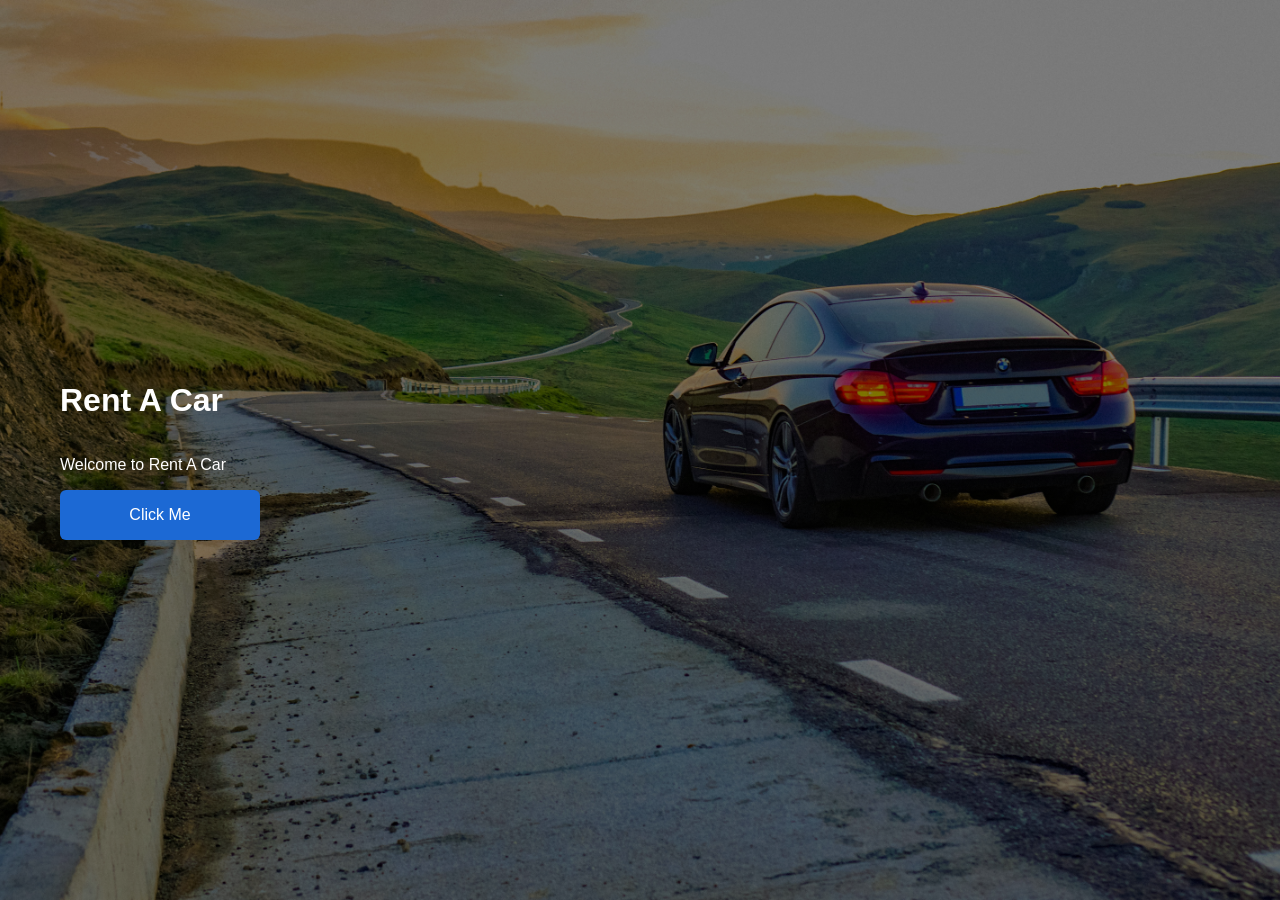
<file: index.html>
<!DOCTYPE html>
<html lang="en">
<head>
    <meta charset="UTF-8">
    <meta name="viewport" content="width=device-width, initial-scale=1.0">
    <link rel="stylesheet" href="style.css">
    <title>Rent A Car</title>
</head>
<body>
    <div id="container">
        <h1>Rent A Car</h1>
        <p>Welcome to Rent A Car</p>
        
        <a href="cars.html" class="appointment-btn">Click Me</a>
    </div>
</body>
</html>
</file>
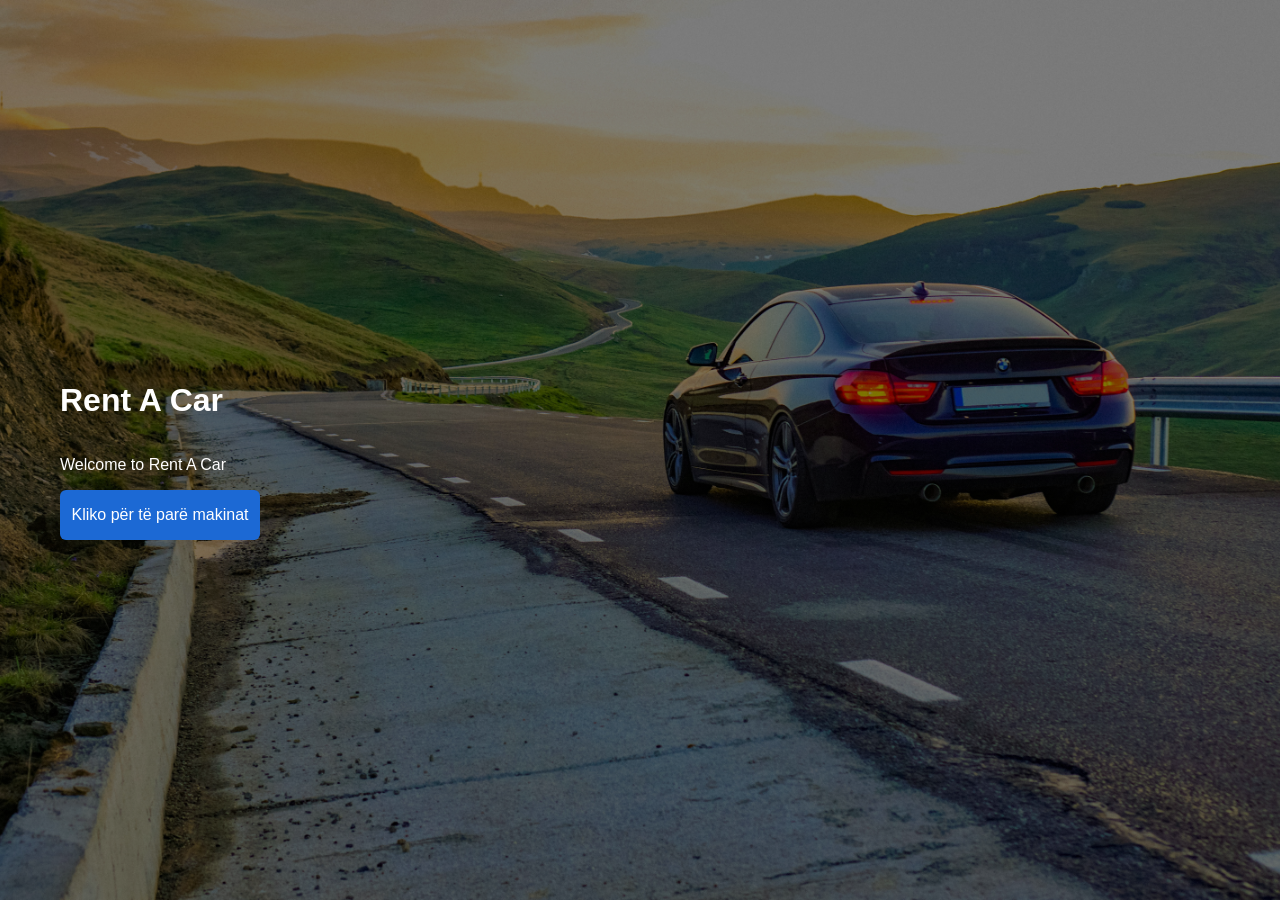
<file: Site/index.html>
<!DOCTYPE html>
<html lang="sq">
<head>
    <meta charset="UTF-8">
    <meta name="viewport" content="width=device-width, initial-scale=1.0">
    <link rel="stylesheet" href="../style.css">
    <title>Rent A Car</title>
</head>
<body>
    <div id="container">
        <h1>Rent A Car</h1>
        <p>Welcome to Rent A Car</p>
        
        <a href="cars.html" class="appointment-btn">Kliko për të parë makinat</a>
    </div>
</body>
</html>
</file>
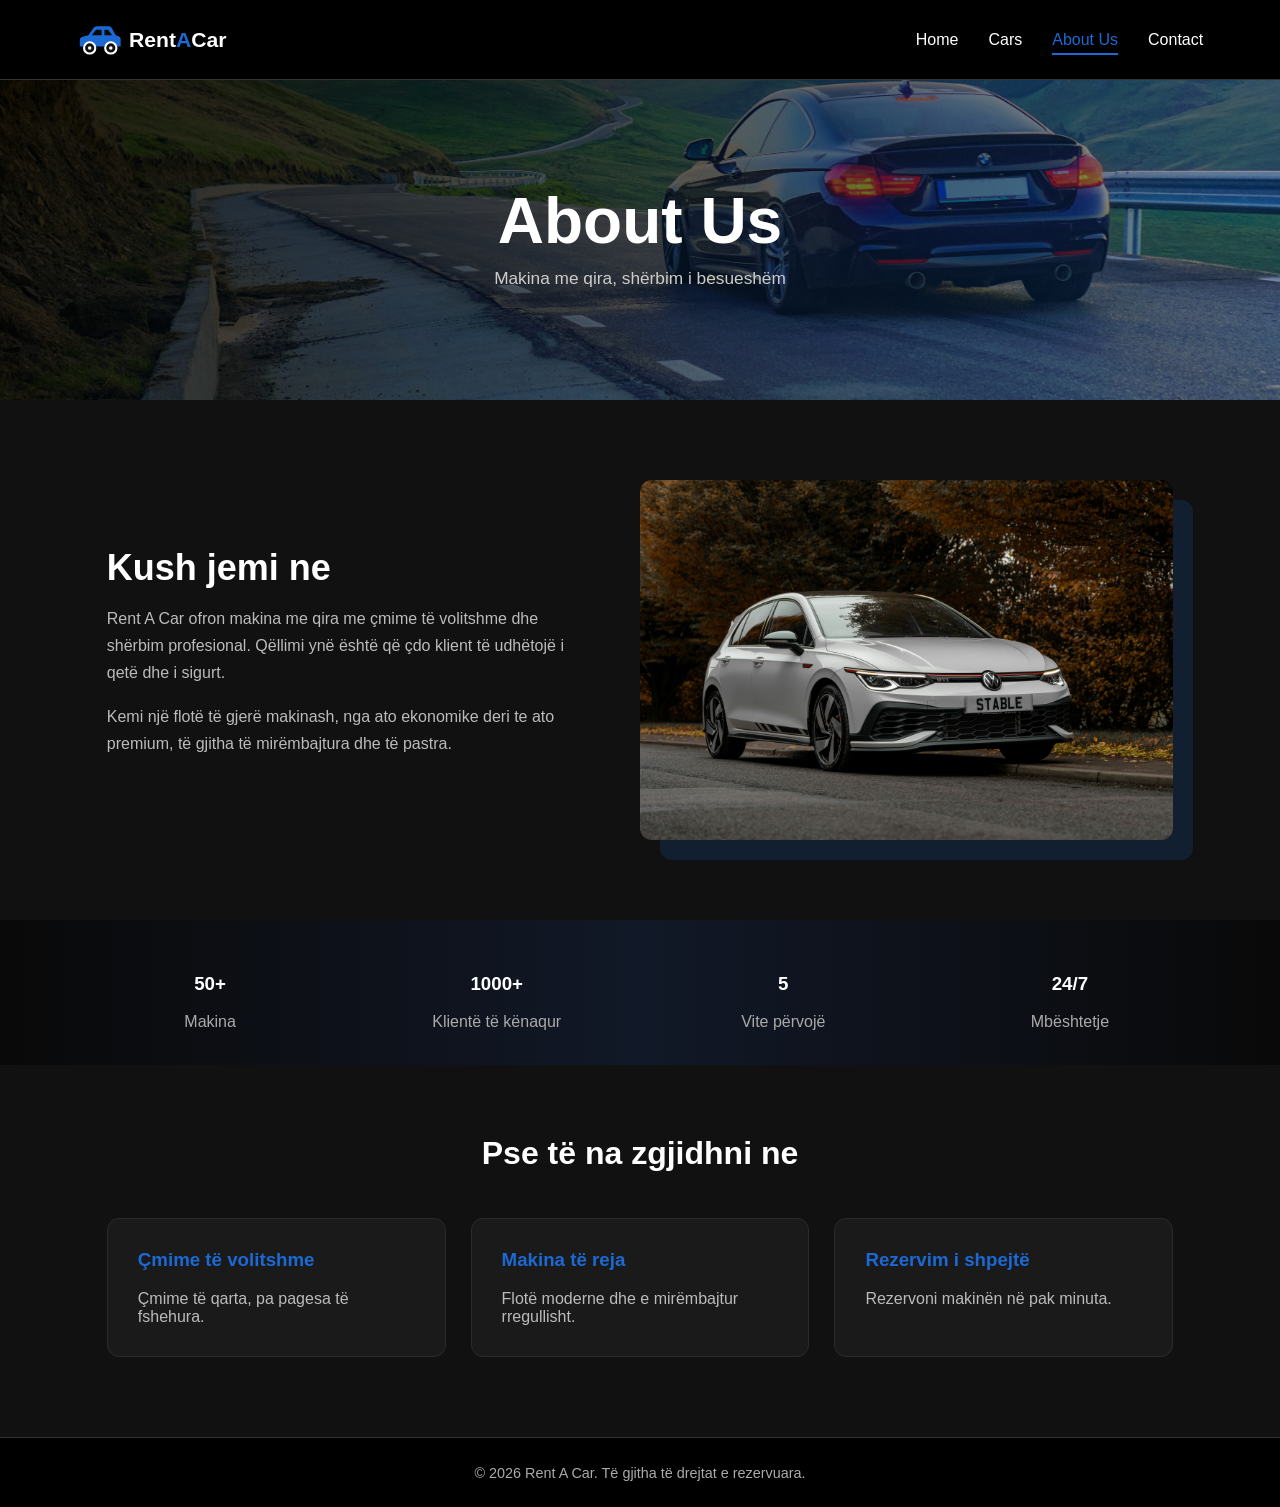
<file: about.html>
<!DOCTYPE html>
<html lang="en">
<head>
    <meta charset="UTF-8">
    <meta name="viewport" content="width=device-width, initial-scale=1.0">
    <link rel="stylesheet" href="style.css">
    <title>Rent A Car - About Us</title>
</head>
<body class="page">

    <div class="topbar">
        <a href="index.html"><img src="logo.svg" alt="Rent A Car" class="logo-img"></a>
        <ul>
            <li><a href="index.html">Home</a></li>
            <li><a href="cars.html">Cars</a></li>
            <li><a href="about.html" class="active">About Us</a></li>
            <li><a href="contact.html">Contact</a></li>
        </ul>
    </div>

    <div class="page-content">

        <div class="banner">
            <div class="banner-text">
                <h1>About Us</h1>
                <p>Makina me qira, shërbim i besueshëm</p>
            </div>
        </div>

        <div class="about-section">
            <div class="about-text">
                <h2>Kush jemi ne</h2>
                <p>Rent A Car ofron makina me qira me çmime të volitshme dhe shërbim profesional. Qëllimi ynë është që çdo klient të udhëtojë i qetë dhe i sigurt.</p>
                <p>Kemi një flotë të gjerë makinash, nga ato ekonomike deri te ato premium, të gjitha të mirëmbajtura dhe të pastra.</p>
            </div>
            <img src="cars/golf.jpg" alt="Rent A Car" class="about-img">
        </div>

        <div class="stats">
            <div class="stat">
                <h3>50+</h3>
                <p>Makina</p>
            </div>
            <div class="stat">
                <h3>1000+</h3>
                <p>Klientë të kënaqur</p>
            </div>
            <div class="stat">
                <h3>5</h3>
                <p>Vite përvojë</p>
            </div>
            <div class="stat">
                <h3>24/7</h3>
                <p>Mbështetje</p>
            </div>
        </div>

        <div class="section-title">
            <h2>Pse të na zgjidhni ne</h2>
        </div>
        <div class="features">
            <div class="feature">
                <h3>Çmime të volitshme</h3>
                <p>Çmime të qarta, pa pagesa të fshehura.</p>
            </div>
            <div class="feature">
                <h3>Makina të reja</h3>
                <p>Flotë moderne dhe e mirëmbajtur rregullisht.</p>
            </div>
            <div class="feature">
                <h3>Rezervim i shpejtë</h3>
                <p>Rezervoni makinën në pak minuta.</p>
            </div>
        </div>

    </div>

    <div class="bottombar">
        <p>© 2026 Rent A Car. Të gjitha të drejtat e rezervuara.</p>
    </div>

</body>
</html>
</file>
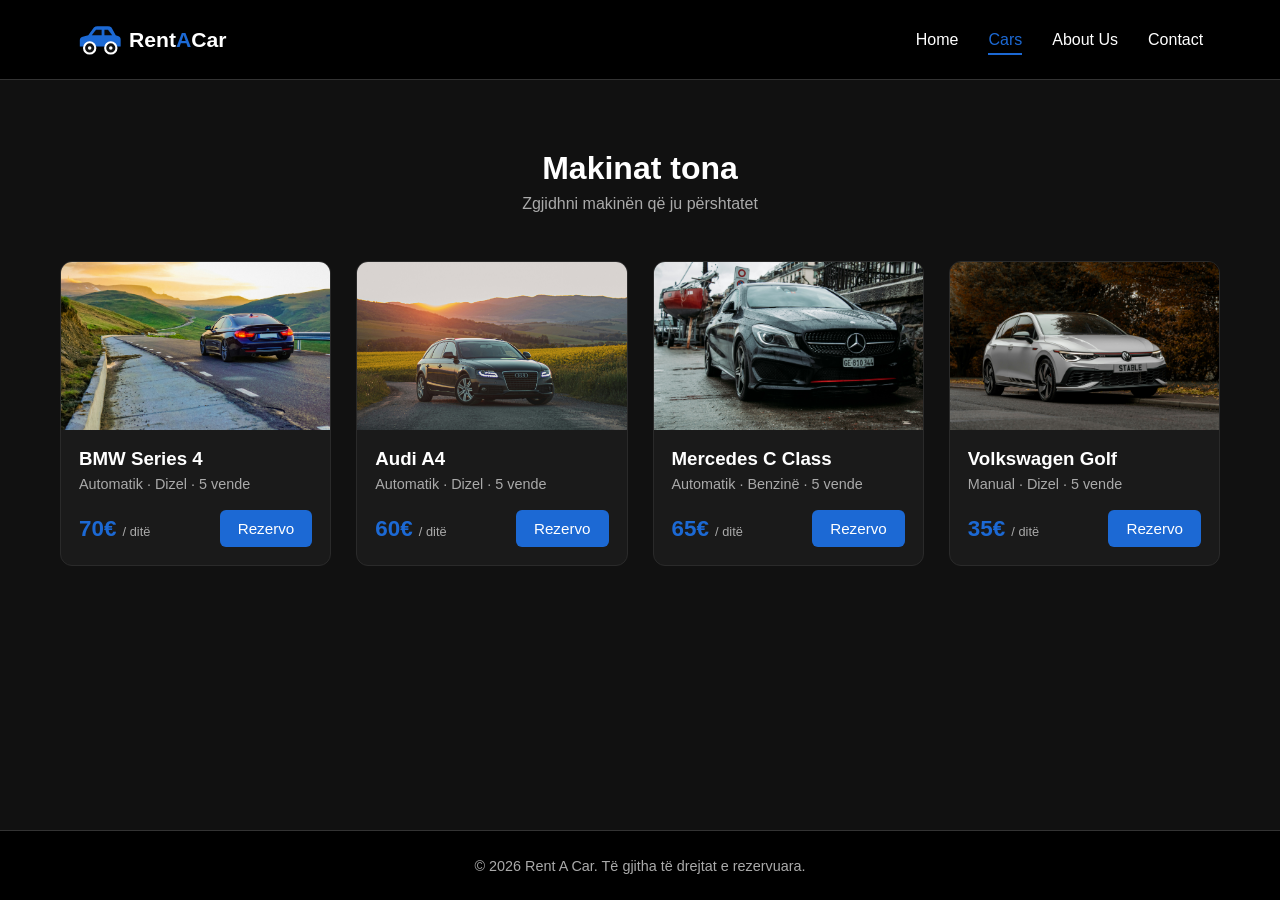
<file: cars.html>
<!DOCTYPE html>
<html lang="en">
<head>
    <meta charset="UTF-8">
    <meta name="viewport" content="width=device-width, initial-scale=1.0">
    <link rel="stylesheet" href="style.css">
    <title>Rent A Car - Cars</title>
</head>
<body class="page">

    <div class="topbar">
        <a href="index.html"><img src="logo.svg" alt="Rent A Car" class="logo-img"></a>
        <ul>
            <li><a href="index.html">Home</a></li>
            <li><a href="cars.html" class="active">Cars</a></li>
            <li><a href="about.html">About Us</a></li>
            <li><a href="contact.html">Contact</a></li>
        </ul>
    </div>

    <div class="page-content">
        <div class="section-title">
            <h2>Makinat tona</h2>
            <p>Zgjidhni makinën që ju përshtatet</p>
        </div>

        <div class="cars-grid">

            <div class="car-card">
                <img src="cars/bmw.jpg" alt="BMW Series 4">
                <div class="car-body">
                    <h3>BMW Series 4</h3>
                    <p class="car-specs">Automatik · Dizel · 5 vende</p>
                    <div class="car-bottom">
                        <span class="price">70€ <small>/ ditë</small></span>
                        <a href="contact.html" class="car-btn">Rezervo</a>
                    </div>
                </div>
            </div>

            <div class="car-card">
                <img src="cars/audi.jpg" alt="Audi A4">
                <div class="car-body">
                    <h3>Audi A4</h3>
                    <p class="car-specs">Automatik · Dizel · 5 vende</p>
                    <div class="car-bottom">
                        <span class="price">60€ <small>/ ditë</small></span>
                        <a href="contact.html" class="car-btn">Rezervo</a>
                    </div>
                </div>
            </div>

            <div class="car-card">
                <img src="cars/mercedes.jpg" alt="Mercedes C Class">
                <div class="car-body">
                    <h3>Mercedes C Class</h3>
                    <p class="car-specs">Automatik · Benzinë · 5 vende</p>
                    <div class="car-bottom">
                        <span class="price">65€ <small>/ ditë</small></span>
                        <a href="contact.html" class="car-btn">Rezervo</a>
                    </div>
                </div>
            </div>

            <div class="car-card">
                <img src="cars/golf.jpg" alt="Volkswagen Golf">
                <div class="car-body">
                    <h3>Volkswagen Golf</h3>
                    <p class="car-specs">Manual · Dizel · 5 vende</p>
                    <div class="car-bottom">
                        <span class="price">35€ <small>/ ditë</small></span>
                        <a href="contact.html" class="car-btn">Rezervo</a>
                    </div>
                </div>
            </div>

        </div>
    </div>

    <div class="bottombar">
        <p>© 2026 Rent A Car. Të gjitha të drejtat e rezervuara.</p>
    </div>

</body>
</html>
</file>
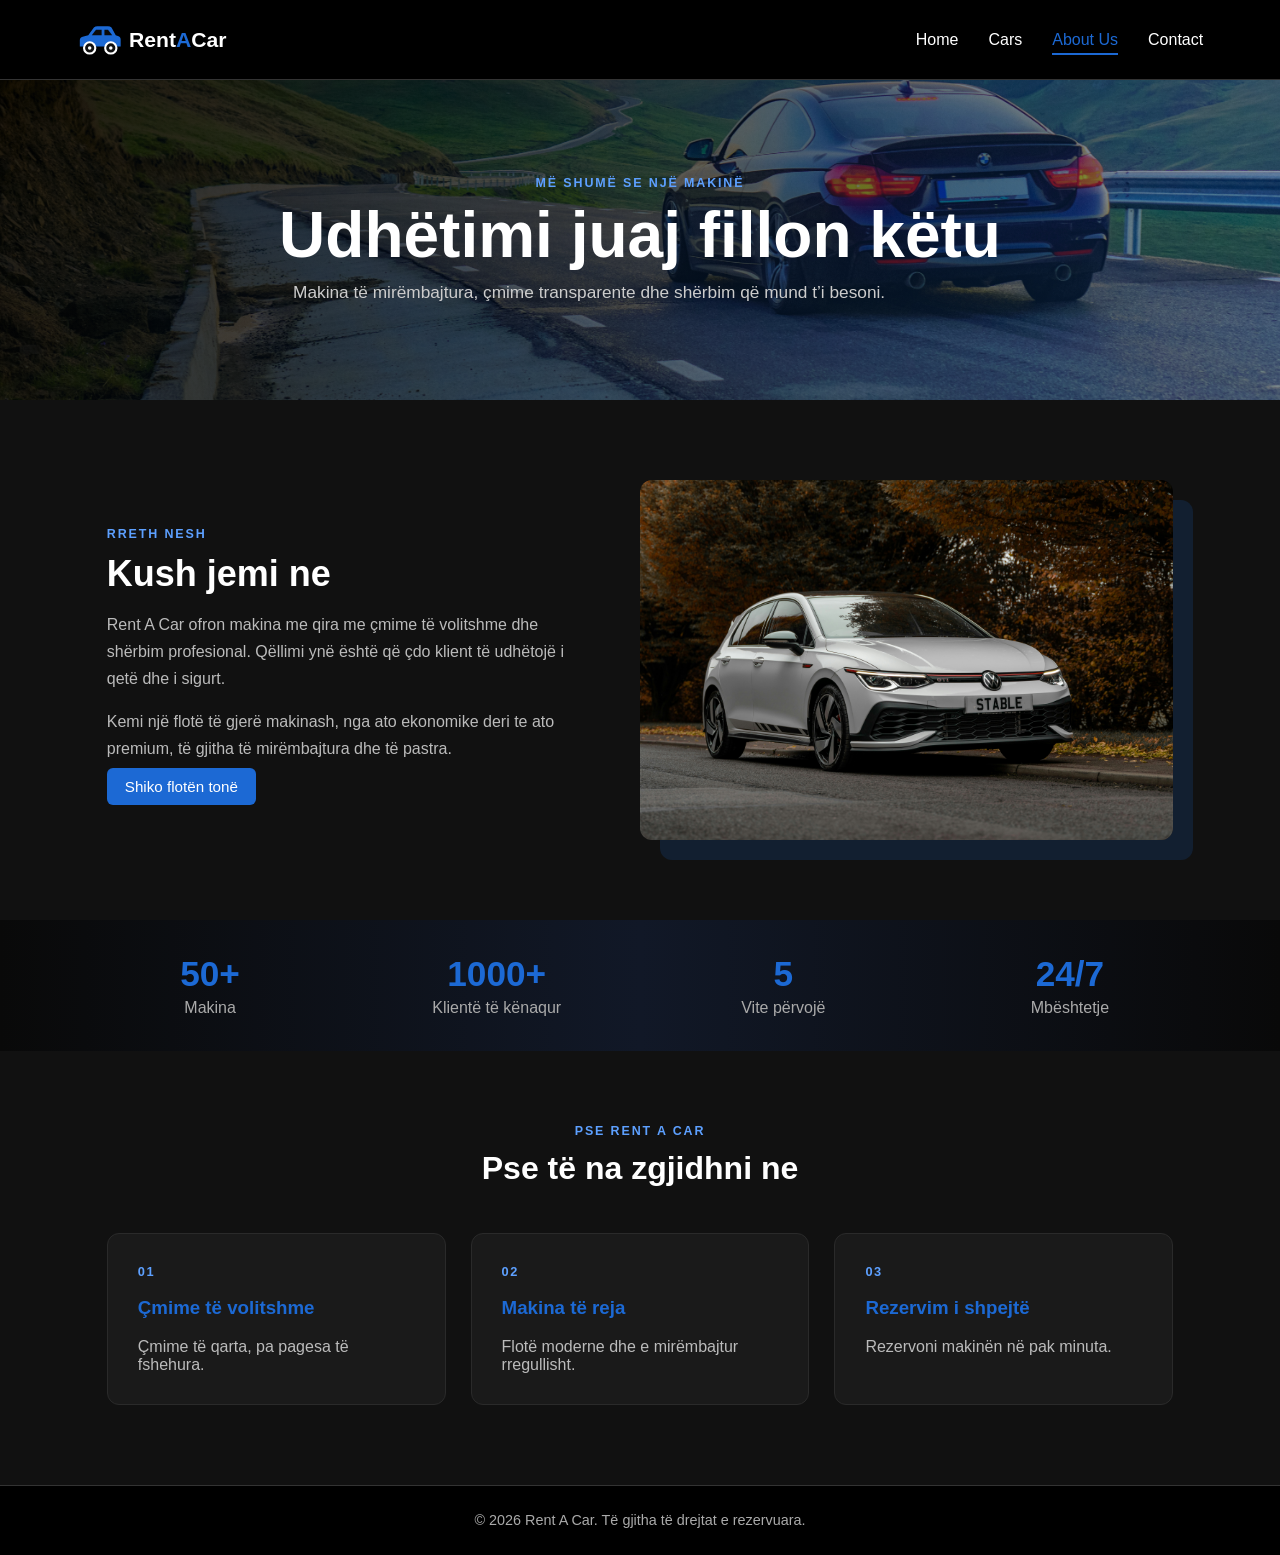
<file: Site/about.html>
<!DOCTYPE html>
<html lang="sq">
<head>
    <meta charset="UTF-8">
    <meta name="viewport" content="width=device-width, initial-scale=1.0">
    <link rel="stylesheet" href="../style.css">
    <title>Rent A Car - About Us</title>
</head>
<body class="page">

    <div class="topbar">
        <a href="index.html"><img src="../logo.svg" alt="Rent A Car" class="logo-img"></a>
        <ul>
            <li><a href="index.html">Home</a></li>
            <li><a href="cars.html">Cars</a></li>
            <li><a href="about.html" class="active">About Us</a></li>
            <li><a href="contact.html">Contact</a></li>
        </ul>
    </div>

    <div class="page-content">

        <div class="banner">
            <div class="banner-text">
                <span class="eyebrow">Më shumë se një makinë</span>
                <h1>Udhëtimi juaj fillon këtu</h1>
                <p>Makina të mirëmbajtura, çmime transparente dhe shërbim që mund t’i besoni.</p>
            </div>
        </div>

        <div class="about-section">
            <div class="about-text">
                <span class="eyebrow">Rreth nesh</span>
                <h2>Kush jemi ne</h2>
                <p>Rent A Car ofron makina me qira me çmime të volitshme dhe shërbim profesional. Qëllimi ynë është që çdo klient të udhëtojë i qetë dhe i sigurt.</p>
                <p>Kemi një flotë të gjerë makinash, nga ato ekonomike deri te ato premium, të gjitha të mirëmbajtura dhe të pastra.</p>
                <a href="cars.html" class="car-btn">Shiko flotën tonë</a>
            </div>
            <img src="../cars/golf.jpg" alt="Rent A Car" class="about-img">
        </div>

        <div class="stats">
            <div class="stat">
                <strong>50+</strong>
                <p>Makina</p>
            </div>
            <div class="stat">
                <strong>1000+</strong>
                <p>Klientë të kënaqur</p>
            </div>
            <div class="stat">
                <strong>5</strong>
                <p>Vite përvojë</p>
            </div>
            <div class="stat">
                <strong>24/7</strong>
                <p>Mbështetje</p>
            </div>
        </div>

        <div class="section-title">
            <span class="eyebrow">Pse Rent A Car</span>
            <h2>Pse të na zgjidhni ne</h2>
        </div>
        <div class="features">
            <div class="feature">
                <span class="feature-number">01</span>
                <h3>Çmime të volitshme</h3>
                <p>Çmime të qarta, pa pagesa të fshehura.</p>
            </div>
            <div class="feature">
                <span class="feature-number">02</span>
                <h3>Makina të reja</h3>
                <p>Flotë moderne dhe e mirëmbajtur rregullisht.</p>
            </div>
            <div class="feature">
                <span class="feature-number">03</span>
                <h3>Rezervim i shpejtë</h3>
                <p>Rezervoni makinën në pak minuta.</p>
            </div>
        </div>

    </div>

    <div class="bottombar">
        <p>© 2026 Rent A Car. Të gjitha të drejtat e rezervuara.</p>
    </div>

</body>
</html>
</file>
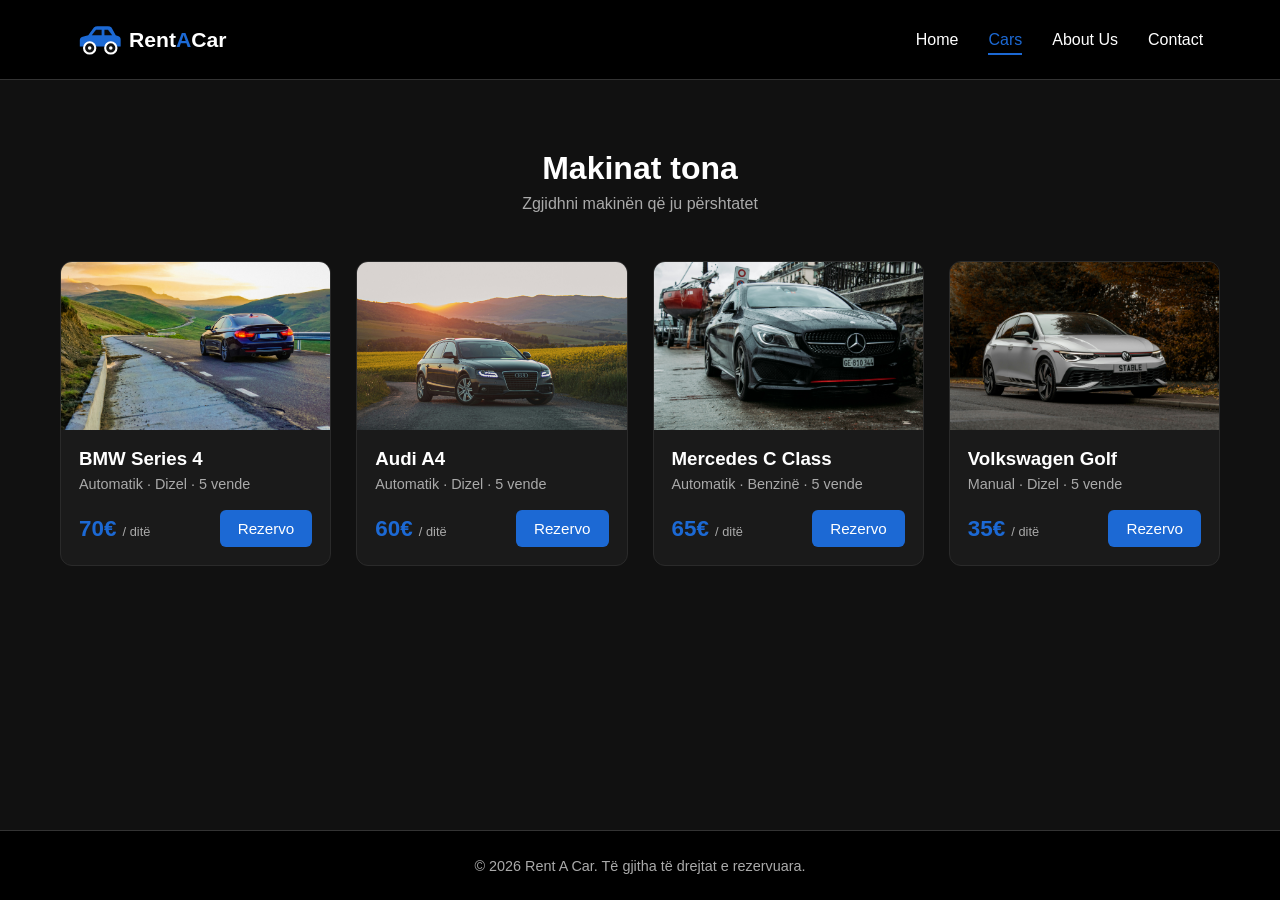
<file: Site/cars.html>
<!DOCTYPE html>
<html lang="sq">
<head>
    <meta charset="UTF-8">
    <meta name="viewport" content="width=device-width, initial-scale=1.0">
    <link rel="stylesheet" href="../style.css">
    <title>Rent A Car - Cars</title>
</head>
<body class="page">

    <div class="topbar">
        <a href="index.html"><img src="../logo.svg" alt="Rent A Car" class="logo-img"></a>
        <ul>
            <li><a href="index.html">Home</a></li>
            <li><a href="cars.html" class="active">Cars</a></li>
            <li><a href="about.html">About Us</a></li>
            <li><a href="contact.html">Contact</a></li>
        </ul>
    </div>

    <div class="page-content">
        <div class="section-title">
            <h2>Makinat tona</h2>
            <p>Zgjidhni makinën që ju përshtatet</p>
        </div>

        <div class="cars-grid">

            <div class="car-card">
                <img src="../cars/bmw.jpg" alt="BMW Series 4">
                <div class="car-body">
                    <h3>BMW Series 4</h3>
                    <p class="car-specs">Automatik · Dizel · 5 vende</p>
                    <div class="car-bottom">
                        <span class="price">70€ <small>/ ditë</small></span>
                        <a href="contact.html" class="car-btn">Rezervo</a>
                    </div>
                </div>
            </div>

            <div class="car-card">
                <img src="../cars/audi.jpg" alt="Audi A4">
                <div class="car-body">
                    <h3>Audi A4</h3>
                    <p class="car-specs">Automatik · Dizel · 5 vende</p>
                    <div class="car-bottom">
                        <span class="price">60€ <small>/ ditë</small></span>
                        <a href="contact.html" class="car-btn">Rezervo</a>
                    </div>
                </div>
            </div>

            <div class="car-card">
                <img src="../cars/mercedes.jpg" alt="Mercedes C Class">
                <div class="car-body">
                    <h3>Mercedes C Class</h3>
                    <p class="car-specs">Automatik · Benzinë · 5 vende</p>
                    <div class="car-bottom">
                        <span class="price">65€ <small>/ ditë</small></span>
                        <a href="contact.html" class="car-btn">Rezervo</a>
                    </div>
                </div>
            </div>

            <div class="car-card">
                <img src="../cars/golf.jpg" alt="Volkswagen Golf">
                <div class="car-body">
                    <h3>Volkswagen Golf</h3>
                    <p class="car-specs">Manual · Dizel · 5 vende</p>
                    <div class="car-bottom">
                        <span class="price">35€ <small>/ ditë</small></span>
                        <a href="contact.html" class="car-btn">Rezervo</a>
                    </div>
                </div>
            </div>

        </div>
    </div>

    <div class="bottombar">
        <p>© 2026 Rent A Car. Të gjitha të drejtat e rezervuara.</p>
    </div> 



</body>
</html>
</file>
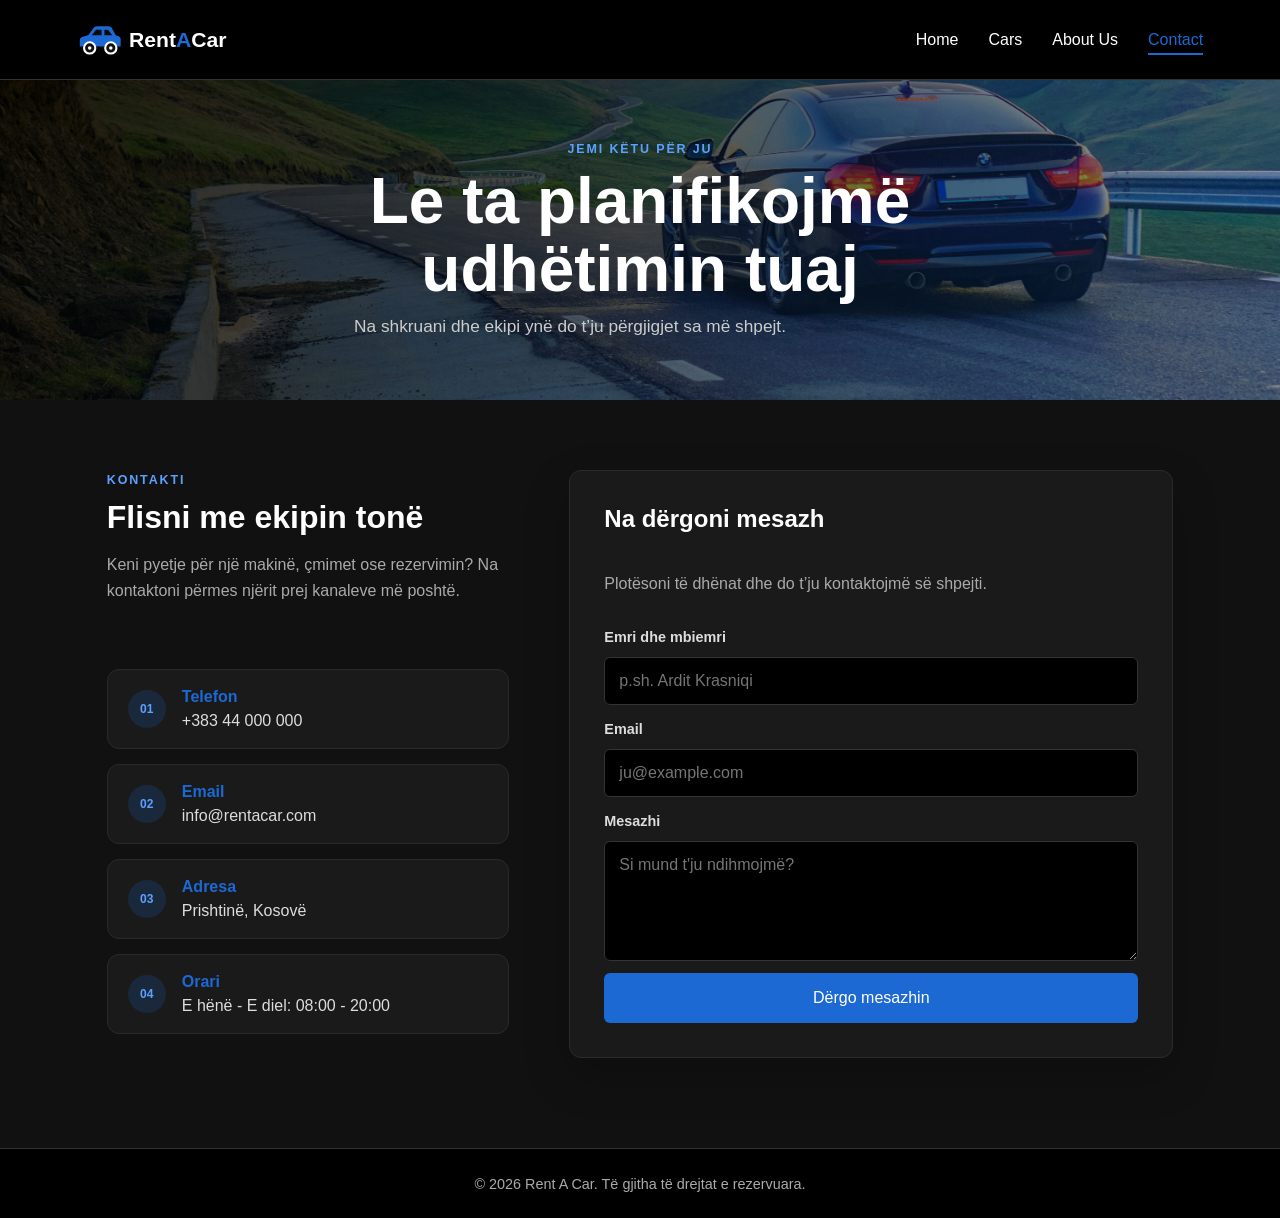
<file: Site/contact.html>
<!DOCTYPE html>
<html lang="sq">
<head>
    <meta charset="UTF-8">
    <meta name="viewport" content="width=device-width, initial-scale=1.0">
    <link rel="stylesheet" href="../style.css">
    <title>Rent A Car - Contact</title>
</head>
<body class="page">

    <div class="topbar">
        <a href="index.html"><img src="../logo.svg" alt="Rent A Car" class="logo-img"></a>
        <ul>
            <li><a href="index.html">Home</a></li>
            <li><a href="cars.html">Cars</a></li>
            <li><a href="about.html">About Us</a></li>
            <li><a href="contact.html" class="active">Contact</a></li>
        </ul>
    </div>

    <div class="page-content">

        <div class="banner">
            <div class="banner-text">
                <span class="eyebrow">Jemi këtu për ju</span>
                <h1>Le ta planifikojmë udhëtimin tuaj</h1>
                <p>Na shkruani dhe ekipi ynë do t’ju përgjigjet sa më shpejt.</p>
            </div>
        </div>

        <div class="contact-wrap">

            <div class="contact-intro">
                <span class="eyebrow">Kontakti</span>
                <h2>Flisni me ekipin tonë</h2>
                <p>Keni pyetje për një makinë, çmimet ose rezervimin? Na kontaktoni përmes njërit prej kanaleve më poshtë.</p>
            </div>
            <div class="contact-info">
                <div class="info-card">
                    <span class="info-icon">01</span>
                    <div><h3>Telefon</h3><p>+383 44 000 000</p></div>
                </div>
                <div class="info-card">
                    <span class="info-icon">02</span>
                    <div><h3>Email</h3><p>info@rentacar.com</p></div>
                </div>
                <div class="info-card">
                    <span class="info-icon">03</span>
                    <div><h3>Adresa</h3><p>Prishtinë, Kosovë</p></div>
                </div>
                <div class="info-card">
                    <span class="info-icon">04</span>
                    <div><h3>Orari</h3><p>E hënë - E diel: 08:00 - 20:00</p></div>
                </div>
            </div>

            <form class="contact-form">
                <h2>Na dërgoni mesazh</h2>
                <p class="form-note">Plotësoni të dhënat dhe do t’ju kontaktojmë së shpejti.</p>
                <label for="name">Emri dhe mbiemri</label>
                <input id="name" type="text" placeholder="p.sh. Ardit Krasniqi" required>
                <label for="email">Email</label>
                <input id="email" type="email" placeholder="ju@example.com" required>
                <label for="message">Mesazhi</label>
                <textarea id="message" placeholder="Si mund t'ju ndihmojmë?" rows="5" required></textarea>
                <button type="submit" class="form-btn">Dërgo mesazhin</button>
            </form>

        </div>
    </div>

    <div class="bottombar">
        <p>© 2026 Rent A Car. Të gjitha të drejtat e rezervuara.</p>
    </div>

</body>
</html>
</file>
<file: style.css>
* {
    box-sizing: border-box;
}

body {
    margin: 0;
    padding: 0;
    font-family: Arial, sans-serif;
    background-color: #111;
}

/* ===== HOME ===== */
#container {
    min-height: 100vh;
    display: flex;
    flex-direction: column;
    align-items: flex-start;
    justify-content: center;
    padding: 0 60px;
    color: white;

    background-image:
        linear-gradient(rgba(0, 0, 0, 0.5), rgba(0, 0, 0, 0.5)),
        url('cars/bmw.jpg');
    background-size: cover;
    background-position: center;
    background-repeat: no-repeat;
    background-color: black;
}

.appointment-btn {
    display: block;
    background-color: #1c69d4;
    color: white;
    width: 200px;
    height: 50px;
    line-height: 50px;
    text-align: center;
    text-decoration: none;
    border-radius: 6px;
    font-size: 1rem;
    cursor: pointer;
}

.appointment-btn:hover {
    background-color: #1553a8;
}

/* ===== FAQET E BRENDSHME ===== */
.page {
    min-height: 100vh;
    display: flex;
    flex-direction: column;
    background-color: #111;
    color: white;
}

.page-content {
    flex: 1;
}

/* ===== TOP BAR ===== */
.topbar {
    min-height: 80px;
    padding: 0 6vw;
    display: flex;
    align-items: center;
    justify-content: space-between;
    background-color: #000;
    border-bottom: 1px solid #333;
}

.logo-img {
    height: 45px;
    display: block;
}

.topbar ul {
    list-style: none;
    margin: 0;
    padding: 0;
    display: flex;
    gap: 30px;
}

.topbar ul a {
    color: white;
    text-decoration: none;
    padding-bottom: 5px;
    border-bottom: 2px solid transparent;
    transition: 0.3s;
}

.topbar ul a:hover,
.topbar ul a.active {
    color: #1c69d4;
    border-bottom: 2px solid #1c69d4;
}

/* ===== BOTTOM BAR ===== */
.bottombar {
    height: 70px;
    display: flex;
    align-items: center;
    justify-content: center;
    background-color: #000;
    border-top: 1px solid #333;
    color: #aaa;
    font-size: 0.9rem;
}

.bottombar p {
    margin: 0;
}

/* ===== TITULLI I SEKSIONIT ===== */
.section-title {
    text-align: center;
    padding: 70px 20px 18px;
}

.section-title h2 {
    margin: 0 0 8px;
    font-size: 2rem;
}

.section-title p {
    margin: 0;
    color: #aaa;
}

/* ===== KARTELAT E MAKINAVE ===== */
.cars-grid {
    display: grid;
    grid-template-columns: repeat(auto-fit, minmax(260px, 1fr));
    gap: 25px;
    padding: 30px 60px 50px;
}

.car-card {
    background-color: #1a1a1a;
    border: 1px solid #2a2a2a;
    border-radius: 12px;
    overflow: hidden;
    transition: transform 0.3s, box-shadow 0.3s;
}

.car-card:hover {
    transform: translateY(-6px);
    box-shadow: 0 10px 25px rgba(28, 105, 212, 0.3);
}

.car-card img {
    width: 100%;
    aspect-ratio: 16 / 10;
    height: auto;
    object-fit: cover;
    object-position: center;
    display: block;
    background-color: #111;
}

.car-card img[alt="BMW Series 4"] {
    object-position: center 45%;
}

.car-card img[alt="Audi A4"] {
    object-fit: cover;
    object-position: center 78%;
}

.car-body {
    padding: 18px;
}

.car-body h3 {
    margin: 0 0 6px;
}

.car-specs {
    margin: 0 0 18px;
    color: #aaa;
    font-size: 0.9rem;
}

.car-bottom {
    display: flex;
    align-items: center;
    justify-content: space-between;
}

.price {
    font-size: 1.4rem;
    font-weight: bold;
    color: #1c69d4;
}

.price small {
    font-size: 0.8rem;
    color: #aaa;
    font-weight: normal;
}

.car-btn {
    background-color: #1c69d4;
    color: white;
    text-decoration: none;
    padding: 10px 18px;
    border-radius: 6px;
    font-size: 0.95rem;
    transition: 0.3s;
}

.car-btn:hover {
    background-color: #1553a8;
}

/* ===== BANNER ===== */
.banner {
    min-height: 320px;
    padding: 50px 24px;
    display: flex;
    align-items: center;
    justify-content: center;
    text-align: center;
    background-image:
        linear-gradient(110deg, rgba(0, 0, 0, 0.84), rgba(10, 55, 112, 0.45)),
        url('cars/bmw.jpg');
    background-size: cover;
    background-position: center;
}

.banner-text h1 {
    margin: 0 0 10px;
    max-width: 760px;
    font-size: clamp(2.2rem, 5vw, 4rem);
    line-height: 1.05;
}

.banner-text p {
    max-width: 620px;
    margin: 0;
    color: #ccc;
    font-size: 1.08rem;
    line-height: 1.6;
}

.eyebrow {
    display: inline-block;
    margin-bottom: 12px;
    color: #5da0ff;
    font-size: 0.78rem;
    font-weight: bold;
    letter-spacing: 0.15em;
    text-transform: uppercase;
}

/* ===== ABOUT ===== */
.about-section {
    max-width: 1220px;
    margin: 0 auto;
    display: flex;
    align-items: center;
    gap: 70px;
    padding: 80px 6vw;
}

.about-text {
    flex: 1;
}

.about-text h2 {
    margin-top: 0;
    margin-bottom: 16px;
    font-size: 2.25rem;
}

.about-text p {
    color: #bbb;
    line-height: 1.7;
}

.about-img {
    flex: 1;
    width: 50%;
    min-height: 360px;
    object-fit: cover;
    object-position: center 60%;
    border-radius: 12px;
    box-shadow: 20px 20px 0 rgba(28, 105, 212, 0.16);
}

.stats {
    display: grid;
    grid-template-columns: repeat(auto-fit, minmax(150px, 1fr));
    gap: 20px;
    padding: 34px 6vw;
    background: linear-gradient(90deg, #090909, #111827, #090909);
    text-align: center;
}

.stat strong {
    display: block;
    margin: 0 0 5px;
    font-size: 2.2rem;
    color: #1c69d4;
}

.stat p {
    margin: 0;
    color: #aaa;
}

.features {
    max-width: 1220px;
    margin: 0 auto;
    display: grid;
    grid-template-columns: repeat(auto-fit, minmax(240px, 1fr));
    gap: 25px;
    padding: 20px 6vw 80px;
}

.feature {
    background-color: #1a1a1a;
    border: 1px solid #2a2a2a;
    border-radius: 12px;
    padding: 30px;
    transition: transform 0.3s, border-color 0.3s;
}

.feature:hover {
    transform: translateY(-5px);
    border-color: #1c69d4;
}

.feature-number {
    display: block;
    margin-bottom: 18px;
    color: #5da0ff;
    font-size: 0.8rem;
    font-weight: bold;
    letter-spacing: 0.12em;
}

.feature h3 {
    margin-top: 0;
    color: #1c69d4;
}

.feature p {
    margin: 0;
    color: #bbb;
}

/* ===== CONTACT ===== */
.contact-wrap {
    max-width: 1220px;
    margin: 0 auto;
    display: grid;
    grid-template-columns: minmax(260px, 0.8fr) minmax(360px, 1.2fr);
    gap: 24px 60px;
    padding: 70px 6vw 90px;
}

.contact-intro {
    grid-column: 1;
}

.contact-intro h2 {
    margin: 0 0 12px;
    font-size: 2rem;
}

.contact-intro p,
.form-note {
    color: #aaa;
    line-height: 1.65;
}

.contact-info {
    display: flex;
    flex-direction: column;
    gap: 15px;
}

.info-card {
    display: flex;
    align-items: center;
    gap: 16px;
    background-color: #1a1a1a;
    border: 1px solid #2a2a2a;
    border-radius: 12px;
    padding: 18px 20px;
    transition: transform 0.25s, border-color 0.25s;
}

.info-card:hover {
    transform: translateX(5px);
    border-color: #1c69d4;
}

.info-icon {
    display: grid;
    flex: 0 0 38px;
    height: 38px;
    place-items: center;
    border-radius: 50%;
    background: rgba(28, 105, 212, 0.18);
    color: #5da0ff;
    font-size: 0.75rem;
    font-weight: bold;
}

.info-card h3 {
    margin: 0 0 6px;
    font-size: 1rem;
    color: #1c69d4;
}

.info-card p {
    margin: 0;
    color: #ddd;
}

.contact-form {
    grid-column: 2;
    grid-row: 1 / span 2;
    display: flex;
    flex-direction: column;
    gap: 12px;
    background-color: #1a1a1a;
    border: 1px solid #2a2a2a;
    border-radius: 12px;
    padding: 34px;
    box-shadow: 0 18px 45px rgba(0, 0, 0, 0.22);
}

.contact-form h2 {
    margin: 0 0 10px;
}

.contact-form label {
    margin-top: 4px;
    color: #ddd;
    font-size: 0.9rem;
    font-weight: bold;
}

.contact-form input,
.contact-form textarea {
    padding: 14px;
    border: 1px solid #333;
    border-radius: 6px;
    background-color: #000;
    color: white;
    font-size: 1rem;
    font-family: Arial, sans-serif;
}

.contact-form input:focus,
.contact-form textarea:focus {
    outline: none;
    border-color: #1c69d4;
}

.form-btn {
    background-color: #1c69d4;
    color: white;
    min-height: 50px;
    border: none;
    border-radius: 6px;
    font-size: 1rem;
    cursor: pointer;
    transition: 0.3s;
}

.form-btn:hover {
    background-color: #1553a8;
}

/* ===== ADMIN PANEL ===== */
.admin-layout {
    display: flex;
    min-height: 100vh;
    background-color: #111;
    color: white;
}

.sidebar {
    width: 245px;
    padding: 28px 20px;
    background-color: #000;
    border-right: 1px solid #333;
    color: #ccc;
}

.brand {
    margin-bottom: 42px;
    color: white;
    font-size: 1.35rem;
    font-weight: bold;
}

.brand span {
    color: #1c69d4;
}

.sidebar nav {
    display: grid;
    gap: 8px;
}

.sidebar a {
    display: block;
    padding: 11px 13px;
    border-radius: 8px;
    color: inherit;
    text-decoration: none;
}

.sidebar a:hover,
.sidebar a.active {
    background-color: #1c69d4;
    color: white;
}

.main-content {
    flex: 1;
    width: 100%;
    max-width: 1280px;
    padding: 32px;
}

.header {
    display: flex;
    align-items: center;
    justify-content: space-between;
    margin-bottom: 28px;
}

.header h1 {
    margin: 0 0 4px;
    font-size: 1.8rem;
}

.header p,
.form-card > p,
.summary-card p {
    color: #aaa;
}

.admin-name {
    padding: 10px 13px;
    border-radius: 50%;
    background-color: #1c69d4;
    color: white;
    font-weight: bold;
}

.summary-grid {
    display: grid;
    grid-template-columns: repeat(3, 1fr);
    gap: 18px;
    margin-bottom: 28px;
}

.summary-card,
.form-card {
    border: 1px solid #2a2a2a;
    border-radius: 12px;
    background-color: #1a1a1a;
    box-shadow: 0 4px 14px rgba(0, 0, 0, 0.25);
}

.summary-card {
    padding: 20px;
}

.summary-card strong {
    display: block;
    margin-bottom: 3px;
    font-size: 1.8rem;
}

.summary-card .available {
    color: #4ade80;
}

.form-card {
    padding: 28px;
}

.form-card h2 {
    margin: 0 0 5px;
    font-size: 1.3rem;
}

.car-form {
    display: grid;
    gap: 20px;
    margin-top: 24px;
}

.form-grid {
    display: grid;
    grid-template-columns: repeat(2, 1fr);
    gap: 18px;
}

.field {
    display: flex;
    flex-direction: column;
    gap: 7px;
}

.field.full-width {
    grid-column: 1 / -1;
}

.field label {
    font-size: 0.92rem;
    font-weight: bold;
}

.field input,
.field select {
    width: 100%;
    min-height: 44px;
    padding: 9px 12px;
    border: 1px solid #333;
    border-radius: 7px;
    background-color: #000;
    color: white;
    font: inherit;
}

.field input:focus,
.field select:focus {
    outline: none;
    border-color: #1c69d4;
}

.form-actions {
    display: flex;
    justify-content: flex-end;
    gap: 12px;
    padding-top: 20px;
    border-top: 1px solid #333;
}

.form-actions button {
    padding: 11px 18px;
    border: 0;
    border-radius: 7px;
    font: inherit;
    font-weight: bold;
    cursor: pointer;
}

.submit-btn {
    background-color: #1c69d4;
    color: white;
}

.submit-btn:hover {
    background-color: #1553a8;
}

.cancel-btn {
    background-color: #333;
    color: white;
}

@media (max-width: 760px) {
    .admin-layout {
        display: block;
    }

    .sidebar {
        width: 100%;
        padding: 18px;
    }

    .brand {
        margin-bottom: 18px;
    }

    .sidebar nav {
        display: flex;
        flex-wrap: wrap;
    }

    .main-content {
        padding: 22px 16px;
    }

    .summary-grid,
    .form-grid {
        grid-template-columns: 1fr;
    }

    .field.full-width {
        grid-column: auto;
    }
}

.page-toolbar,
.table-heading {
    display: flex;
    align-items: center;
    justify-content: space-between;
    gap: 20px;
    margin-bottom: 20px;
}

.page-toolbar h2,
.table-heading h2 {
    margin: 0 0 5px;
}

.page-toolbar p,
.table-heading p {
    margin: 0;
    color: #aaa;
}

.action-link {
    display: inline-block;
    text-decoration: none;
}

.table-card {
    overflow: hidden;
    border: 1px solid #2a2a2a;
    border-radius: 12px;
    background-color: #1a1a1a;
}

.table-heading {
    margin: 0;
    padding: 22px 24px;
    border-bottom: 1px solid #333;
}

.table-heading .filter-label {
    margin-left: auto;
    color: #aaa;
    font-size: 0.9rem;
}

.table-filter {
    min-height: 40px;
    padding: 8px 10px;
    border: 1px solid #333;
    border-radius: 6px;
    background-color: #000;
    color: white;
    font: inherit;
}

.table-scroll {
    overflow-x: auto;
}

.admin-table {
    width: 100%;
    min-width: 760px;
    border-collapse: collapse;
    text-align: left;
}

.admin-table th,
.admin-table td {
    padding: 16px 20px;
    border-bottom: 1px solid #2a2a2a;
    vertical-align: middle;
}

.admin-table th {
    background-color: #111;
    color: #aaa;
    font-size: 0.85rem;
    text-transform: uppercase;
}

.admin-table tbody tr:last-child td {
    border-bottom: 0;
}

.admin-table td {
    color: #ddd;
    font-size: 0.92rem;
}

.admin-table td strong,
.admin-table td small {
    display: block;
}

.admin-table td small {
    margin-top: 3px;
    color: #888;
}

.status {
    display: inline-block;
    padding: 5px 9px;
    border-radius: 20px;
    font-size: 0.8rem;
    font-weight: bold;
}

.available-status,
.approved-status {
    background-color: #14532d;
    color: #86efac;
}

.reserved-status {
    background-color: #713f12;
    color: #fde68a;
}

.pending-status,
.pending-value {
    color: #fbbf24;
}

.pending-status {
    background-color: #713f12;
    padding: 5px 9px;
}

.table-actions {
    white-space: nowrap;
}

.table-actions button {
    margin-right: 7px;
    padding: 7px 10px;
    border: 0;
    border-radius: 5px;
    color: white;
    font: inherit;
    font-size: 0.82rem;
    cursor: pointer;
}

.table-actions button:last-child {
    margin-right: 0;
}

.edit-btn,
.approve-btn {
    background-color: #1c69d4;
}

.delete-btn {
    background-color: #991b1b;
}

.table-actions button:hover {
    filter: brightness(1.2);
}

.sr-only {
    position: absolute;
    width: 1px;
    height: 1px;
    padding: 0;
    overflow: hidden;
    clip: rect(0, 0, 0, 0);
    white-space: nowrap;
    border: 0;
}

.staff-layout {
    display: grid;
    grid-template-columns: minmax(280px, 360px) minmax(0, 1fr);
    gap: 24px;
    align-items: start;
}

.staff-layout .form-card {
    display: grid;
    gap: 0;
}

.staff-layout .car-form {
    gap: 16px;
}

.hidden {
    display: none;
}

.empty-state {
    padding: 22px;
    color: #aaa;
    text-align: center;
}

@media (max-width: 760px) {
    .topbar {
        align-items: flex-start;
        flex-direction: column;
        gap: 18px;
        padding: 20px 6vw;
    }

    .topbar ul {
        width: 100%;
        justify-content: space-between;
        gap: 10px;
        font-size: 0.9rem;
    }

    .about-section {
        align-items: stretch;
        flex-direction: column;
        gap: 35px;
        padding-top: 55px;
    }

    .about-img {
        width: 100%;
        min-height: 260px;
    }

    .contact-wrap {
        display: flex;
        flex-direction: column;
        padding-top: 55px;
    }

    .contact-form {
        order: 3;
    }
}

@media (max-width: 760px) {
    .page-toolbar,
    .table-heading {
        align-items: flex-start;
        flex-direction: column;
    }

    .table-heading .filter-label {
        margin-left: 0;
    }

    .table-filter {
        width: 100%;
    }

    .staff-layout {
        grid-template-columns: 1fr;
    }
}
</file>
